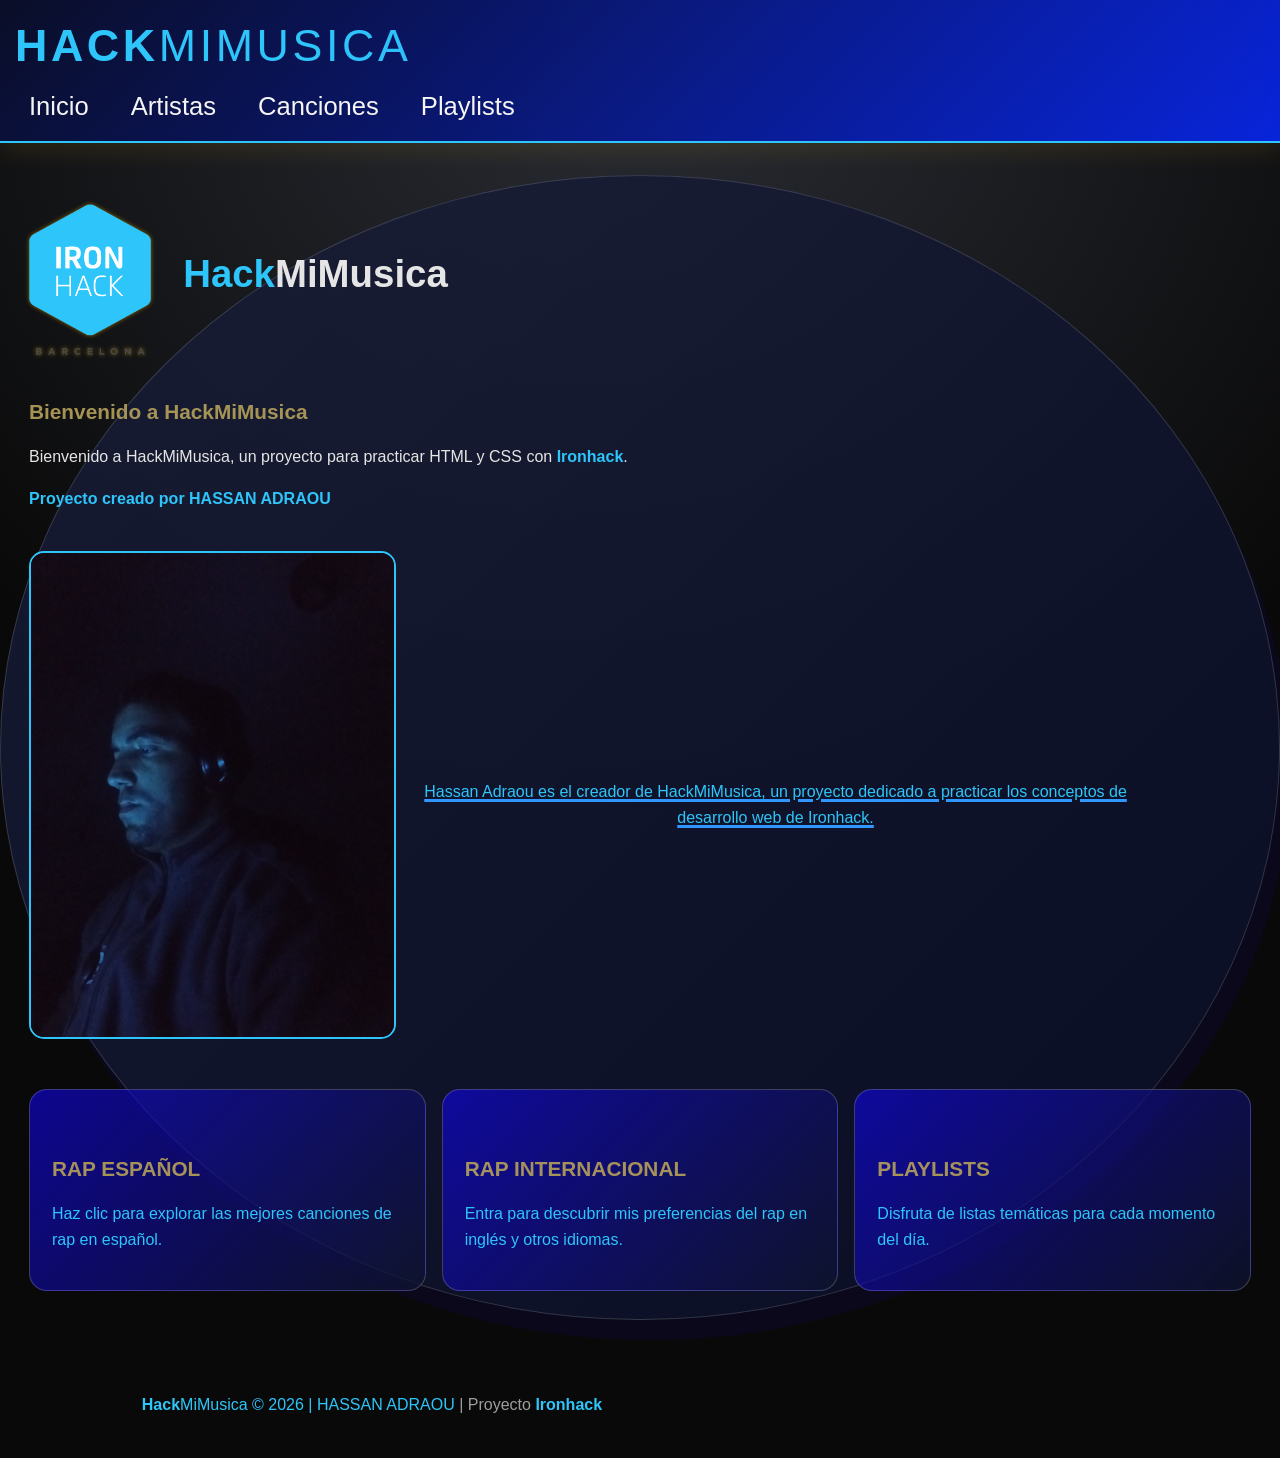
<file: index.html>
<!DOCTYPE html>
<html lang="es">
<head>
    <meta charset="UTF-8">
    <meta name="viewport" content="width=device-width, initial-scale=1.0">
    <title>MiMusica - Proyecto Ironhack 2026</title>
    <link rel="stylesheet" href="style.css">
</head>
<body>
    <header class="navbar">
        <div class="container nav-brand"><strong>Hack</strong>MiMusica</div>
        <nav>
            <a href="index.html">Inicio</a>
            <a href="artistas.html">Artistas</a>
            <a href="canciones.html">Canciones</a>
            <a href="playlists.html">Playlists</a>
        </nav>
    </header>

    <main class="container content-card">
        
              <div class="logo-mimusica">
                <img src="ironhack_logo.png"  alt="Logo MiMusica" class="logo">
                <h1 class="banner-logo"><strong>Hack</strong>MiMusica</h1>
            </div>
            <section>
            <h2>Bienvenido a HackMiMusica</h2>
            <p>Bienvenido a HackMiMusica,  un proyecto para practicar HTML y CSS con <strong>Ironhack</strong>.</p>
            <p><strong>Proyecto creado <span class="ironhack-highlight">por HASSAN ADRAOU</span></strong></p>
        </section>

        <section class="banner-section">
            <img src="banner-hassan.jpg" alt="Hassan Adraou posing confidently in a modern studio setting with musical equipment in the background, conveying enthusiasm for rap music and web development projects" class="banner-img">
            <div><p>Hassan Adraou es el creador de HackMiMusica, un proyecto dedicado a practicar los conceptos de desarrollo web de Ironhack.</p></div>
        </section>

        <section class="info-grid">
              <a href="canciones.html#rap-español">
            <article class="card">
                <h2 class="resaltar">RAP ESPAÑOL</h2>
                <p>Haz clic para explorar las mejores canciones de rap en español.</p>
            </article>
           <a href="canciones.html#rap-internacional">
            <article class="card">
                <h2 class="resaltar">RAP INTERNACIONAL</h2>
                <p>Entra para descubrir mis preferencias del rap en inglés y otros idiomas.</p>
            </article>
           </a>
            <a href="playlists.html">
            <article class="card">
                <h2 class="resaltar">PLAYLISTS</h2>
                <p>Disfruta de listas temáticas para cada momento del día.</p>
            </article>         
        </section>
    </main>

    <footer class="footer">
        <p><strong>Hack</strong>MiMusica &copy; 2026 | <a href="https://github.com/Adraouha" target="_blank" rel="noopener noreferrer">HASSAN ADRAOU</a> | Proyecto <strong class="ironhack-highlight">Ironhack</strong></p>
    </footer>
</body>
</html>
</file>
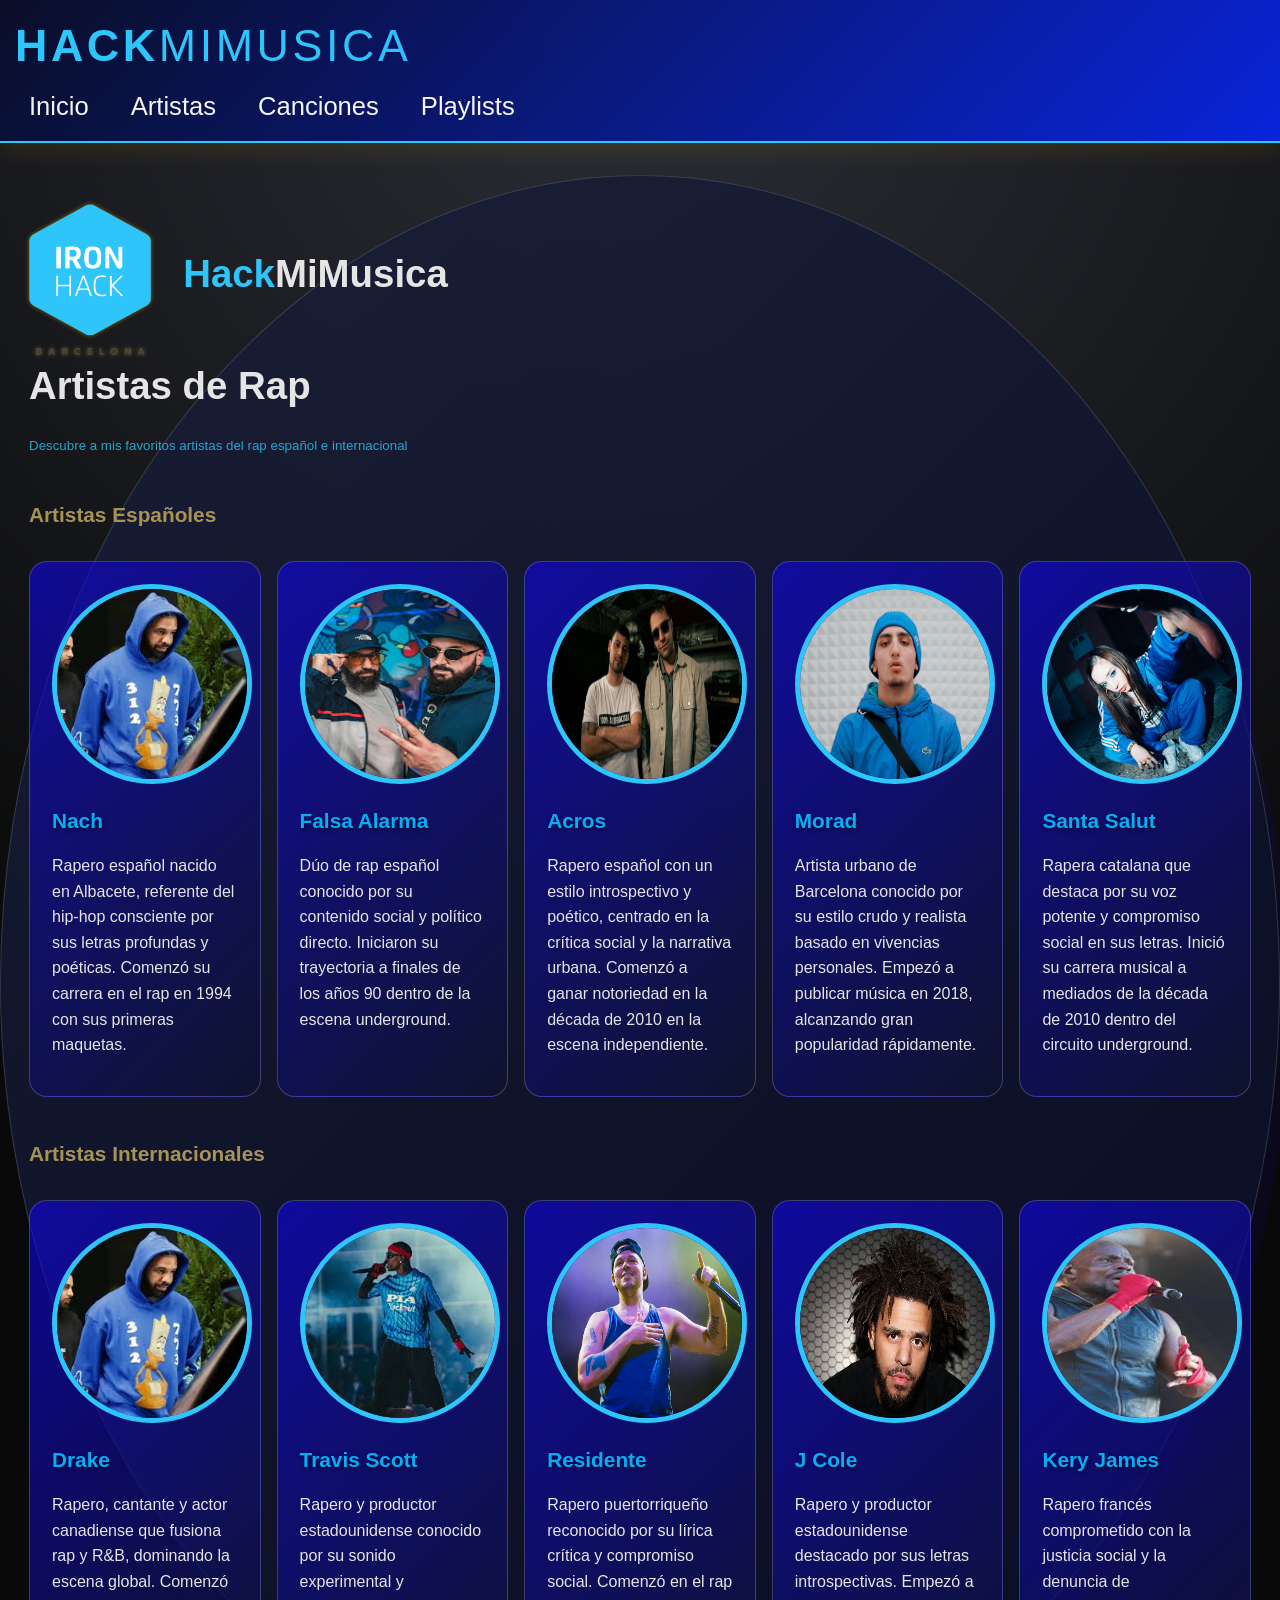
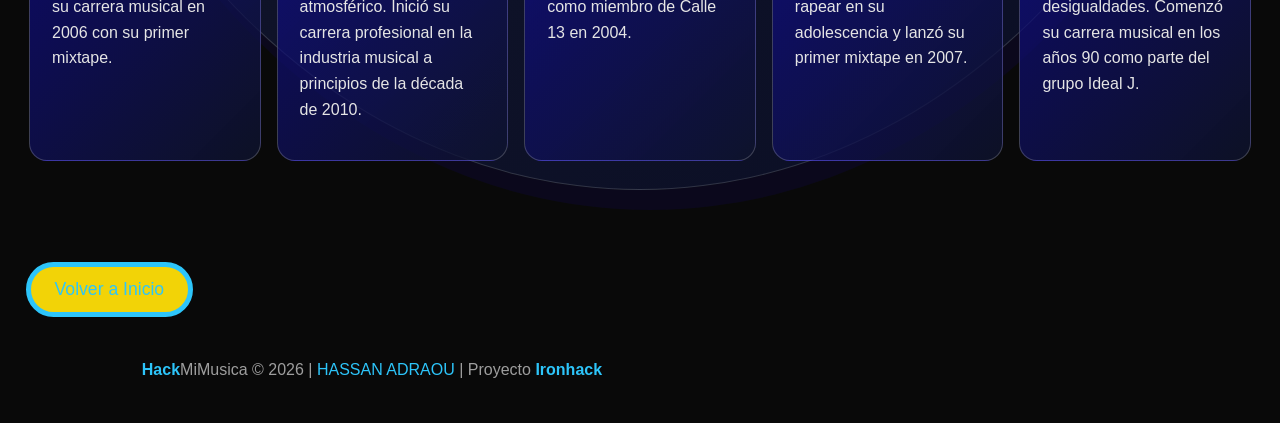
<file: artistas.html>
<!DOCTYPE html>
<html lang="es">
<head>
    <meta charset="UTF-8">
    <meta name="viewport" content="width=device-width, initial-scale=1.0">
    <title>Artistas - MiMusica</title>
    <link rel="stylesheet" href="style.css">
</head>
<body>
     <header class="navbar">
        <div class="container nav-brand"><strong>Hack</strong>MiMusica</div>
        <nav>
            <a href="index.html">Inicio</a>
            <a href="artistas.html">Artistas</a>
            <a href="canciones.html">Canciones</a>
            <a href="playlists.html">Playlists</a>
        </nav>
    </header>

       

    <main class="container content-card">

        <div class="seccion-canciones">
            <div class="logo-mimusica">
                <img src="ironhack_logo.png"  alt="Logo MiMusica" class="logo">
                <h1 class="banner-logo"><strong>Hack</strong>MiMusica</h1>
            </div>
    <h1>Artistas de Rap</h1>

    <p><small>Descubre a mis favoritos artistas del rap español e internacional</small></p>

    <h2>Artistas Españoles</h2>
    <section class="cards-grid">
        <article class="artist-card">
            <img src="artistas/drake.jpg" alt="Nach, a Spanish rapper, posing confidently in a casual studio environment" class="foto-artista">
            <h2 class="artist-name">Nach</h2>
            <p>Rapero español nacido en Albacete, referente del hip-hop consciente por sus letras profundas y poéticas. Comenzó su carrera en el rap en 1994 con sus primeras maquetas.</p>
        </article>
        <article class="artist-card">
            <img src="artistas/falsalarma.jpg" alt="Falsa Alarma" class="foto-artista">
            <h2 class="artist-name">Falsa Alarma</h2>
            <p>Dúo de rap español conocido por su contenido social y político directo. Iniciaron su trayectoria a finales de los años 90 dentro de la escena underground.</p>
        </article>
        <article class="artist-card">
            <img src="artistas/acros.jpg" alt="Acros" class="foto-artista">
            <h2 class="artist-name">Acros</h2>
            <p>Rapero español con un estilo introspectivo y poético, centrado en la crítica social y la narrativa urbana. Comenzó a ganar notoriedad en la década de 2010 en la escena independiente.</p>
        </article>
        <article class="artist-card">
            <img src="artistas/morad.jpg" alt="Morad" class="foto-artista">
            <h2 class="artist-name">Morad</h2>
            <p>Artista urbano de Barcelona conocido por su estilo crudo y realista basado en vivencias personales. Empezó a publicar música en 2018, alcanzando gran popularidad rápidamente.</p>
        </article>
        <article class="artist-card">
            <img src="artistas/salut.jpg" alt="Santa Salut" class="foto-artista">
            <h2 class="artist-name">Santa Salut</h2>
            <p>Rapera catalana que destaca por su voz potente y compromiso social en sus letras. Inició su carrera musical a mediados de la década de 2010 dentro del circuito underground.</p>
        </article>
    </section>

    <h2>Artistas Internacionales</h2>
    <section class="cards-grid">
        <article class="artist-card">
            <img src="artistas/drake.jpg" alt="Drake" class="foto-artista">
            <h2 class="artist-name">Drake</h2>
            <p>Rapero, cantante y actor canadiense que fusiona rap y R&B, dominando la escena global. Comenzó su carrera musical en 2006 con su primer mixtape.</p>
        </article>
        <article class="artist-card">
            <img src="artistas/travisScot.jpg" alt="Travis Scott" class="foto-artista">
            <h2 class="artist-name">Travis Scott</h2>
            <p>Rapero y productor estadounidense conocido por su sonido experimental y atmosférico. Inició su carrera profesional en la industria musical a principios de la década de 2010.</p>
        </article>
        <article class="artist-card">
            <img src="artistas/residente.jpg" alt="Residente" class="foto-artista">
            <h2 class="artist-name">Residente</h2>
            <p>Rapero puertorriqueño reconocido por su lírica crítica y compromiso social. Comenzó en el rap como miembro de Calle 13 en 2004.</p>
        </article>
        <article class="artist-card">
            <img src="artistas/Jcole.avif" alt="J Cole" class="foto-artista">
            <h2 class="artist-name">J Cole</h2>
            <p>Rapero y productor estadounidense destacado por sus letras introspectivas. Empezó a rapear en su adolescencia y lanzó su primer mixtape en 2007.</p>
        </article>
        <article class="artist-card">
            <img src="artistas/keryJames.jpg" alt="Kery James" class="foto-artista">
            <h2 class="artist-name">Kery James</h2>
            <p>Rapero francés comprometido con la justicia social y la denuncia de desigualdades. Comenzó su carrera musical en los años 90 como parte del grupo Ideal J.</p>
        </article>
    </section>
</main>
    </main>
   <button class="volver-inicio"><a href="index.html">Volver a Inicio</a></button>

   <footer class="footer">
        <p><strong>Hack</strong>MiMusica &copy; 2026 | <a href="https://github.com/Adraouha" target="_blank" rel="noopener noreferrer">HASSAN ADRAOU</a> | Proyecto <strong class="ironhack-highlight">Ironhack</strong></p>
    </footer>
</body>
</html>
</file>
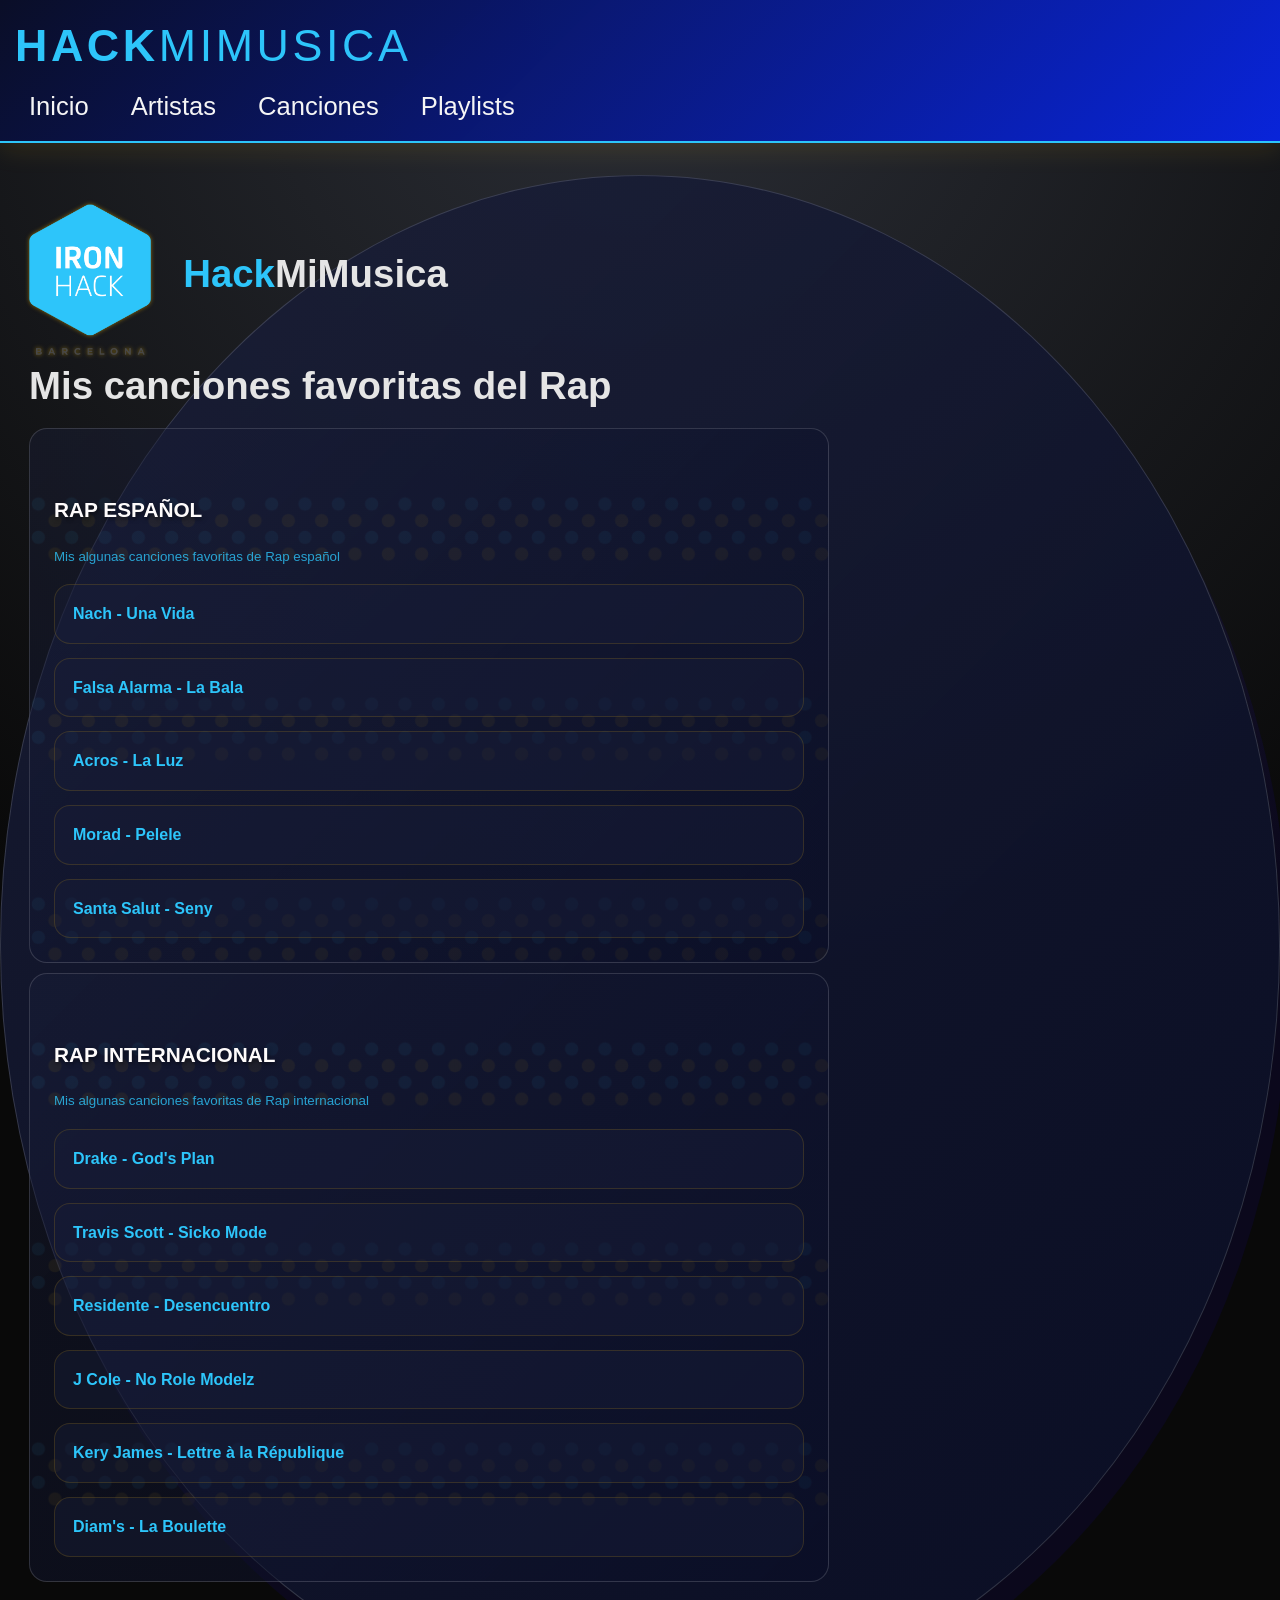
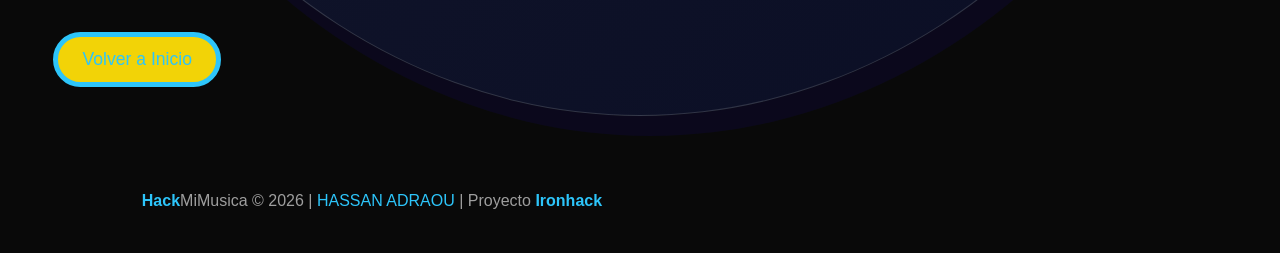
<file: canciones.html>
<!DOCTYPE html>
<html lang="es">
<head>
    <meta charset="UTF-8">
    <meta name="viewport" content="width=device-width, initial-scale=1.0">
    <title>Canciones - MiMusica</title>
    <link rel="stylesheet" href="style.css">
</head>
<body>
      <header class="navbar">
        <div class="container nav-brand"><strong>Hack</strong>MiMusica</div>
        <nav>
            <a href="index.html">Inicio</a>
            <a href="artistas.html">Artistas</a>
            <a href="canciones.html">Canciones</a>
            <a href="playlists.html">Playlists</a>
        </nav>
    </header>


    <main class="container content-card">
        <div class="seccion-canciones">
            <div class="logo-mimusica">
                <img src="ironhack_logo.png"  alt="Logo MiMusica" class="logo">
                <h1 class="banner-logo"><strong>Hack</strong>MiMusica</h1>
            </div>
        <h1>Mis canciones favoritas del Rap</h1>

        <div class="rap-español" id="rap-español">
        <h2 class="rap-title">RAP ESPAÑOL</h2>
        <p><small>Mis algunas canciones favoritas de Rap español</small></p>

        <ul class="link-list">
            <li><a href="https://music.youtube.com/search?q=Nach+Una+Vida" target="_blank" rel="noopener noreferrer">Nach - Una Vida</a></li>
            <li><a href="https://music.youtube.com/search?q=Falsa+Alarma+La+Bala" target="_blank" rel="noopener noreferrer">Falsa Alarma - La Bala</a></li>
            <li><a href="https://music.youtube.com/search?q=Acros+La+Luz" target="_blank" rel="noopener noreferrer">Acros - La Luz</a></li>
            <li><a href="https://music.youtube.com/search?q=Morad+Pelele" target="_blank" rel="noopener noreferrer">Morad - Pelele</a></li>
            <li><a href="https://music.youtube.com/search?q=Santa+Salut+Seny" target="_blank" rel="noopener noreferrer">Santa Salut - Seny</a></li>
        </ul>
        </div>

          <div class="rap-internacional" id="rap-internacional">
          <h2 class="rap-title">RAP INTERNACIONAL</h2>
        <p><small>Mis algunas canciones favoritas de Rap internacional</small></p>

        <ul class="link-list">
            <li><a href="https://music.youtube.com/search?q=Drake+God%27s+Plan" target="_blank" rel="noopener noreferrer">Drake - God's Plan</a></li>
            <li><a href="https://music.youtube.com/search?q=Travis+Scott+Sicko+Mode" target="_blank" rel="noopener noreferrer">Travis Scott - Sicko Mode</a></li>
            <li><a href="https://music.youtube.com/search?q=Residente+Desencuentro" target="_blank" rel="noopener noreferrer">Residente - Desencuentro</a></li>
            <li><a href="https://music.youtube.com/search?q=J+Cole+No+Role+Modelz" target="_blank" rel="noopener noreferrer">J Cole - No Role Modelz</a></li>
            <li><a href="https://music.youtube.com/search?q=Kery+James+Lettre+%C3%A0+la+R%C3%A9publique" target="_blank" rel="noopener noreferrer">Kery James - Lettre à la République</a></li>
            <li><a href="https://music.youtube.com/search?q=Diam%27s+La+Boulette" target="_blank" rel="noopener noreferrer">Diam's - La Boulette</a></li>
        </ul>
        </div>
<button class="volver-inicio"><a href="index.html">Volver a Inicio</a></button>

    </main>
   <footer class="footer">
        <p><strong>Hack</strong>MiMusica &copy; 2026 | <a href="https://github.com/Adraouha" target="_blank" rel="noopener noreferrer">HASSAN ADRAOU</a> | Proyecto <strong class="ironhack-highlight">Ironhack</strong></p>
    </footer>
</body>
</html>
</file>
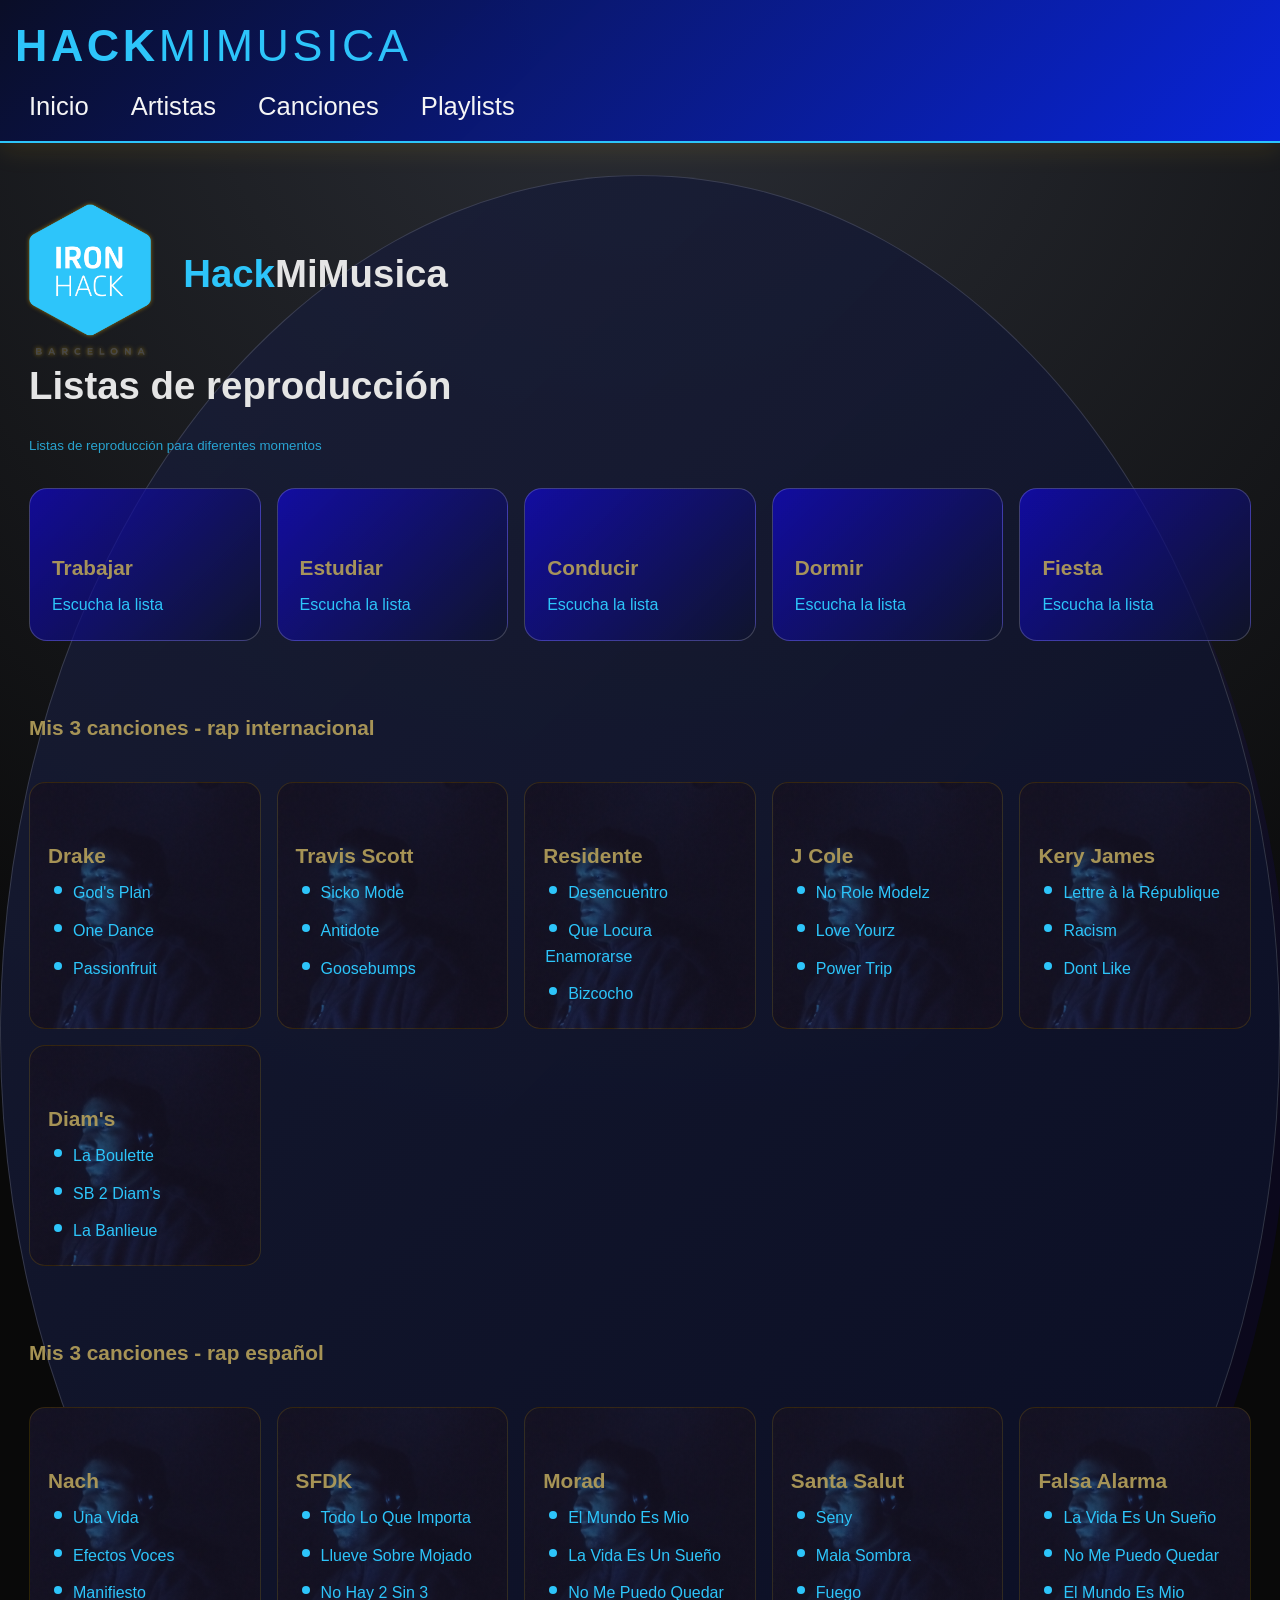
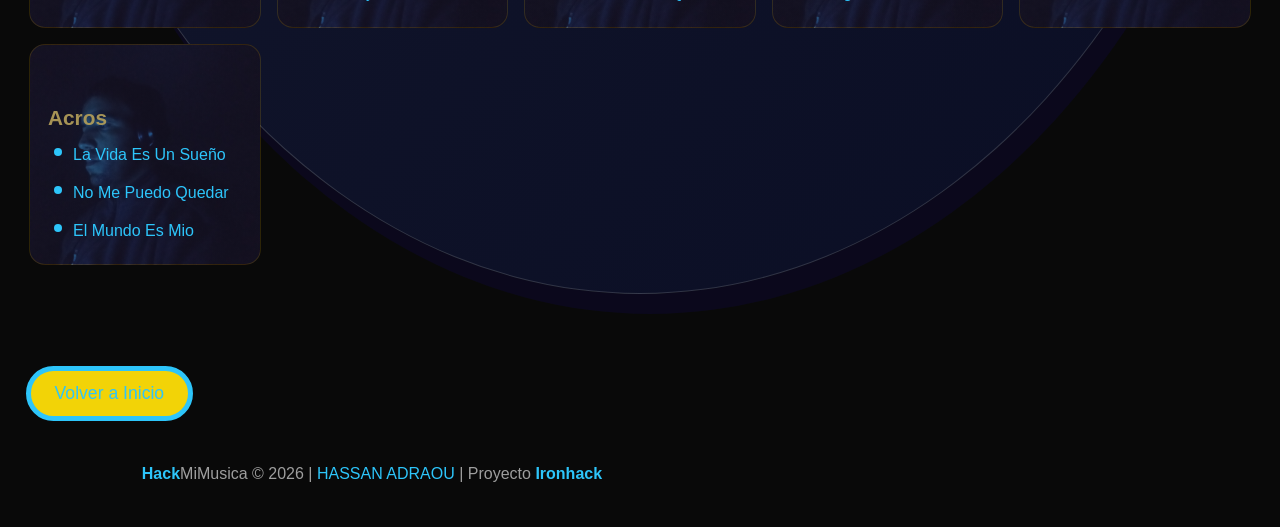
<file: playlists.html>
<!DOCTYPE html>
<html lang="es">
<head>
    <meta charset="UTF-8">
    <meta name="viewport" content="width=device-width, initial-scale=1.0">
    <title>Playlists - MiMusica</title>
    <link rel="stylesheet" href="style.css">
</head>
<body>
     <header class="navbar">
        <div class="container nav-brand"><strong>Hack</strong>MiMusica</div>
        <nav>
            <a href="index.html">Inicio</a>
            <a href="artistas.html">Artistas</a>
            <a href="canciones.html">Canciones</a>
            <a href="playlists.html">Playlists</a>
        </nav>
    </header>

   
    <main class="container content-card">
         <div class="seccion-canciones">
            <div class="logo-mimusica">
                <img src="ironhack_logo.png"  alt="Logo MiMusica" class="logo">
                <h1 class="banner-logo"><strong>Hack</strong>MiMusica</h1>
            </div>
        <h1>Listas de reproducción</h1>
        <p><small> Listas de reproducción para diferentes momentos</small></p>

<section class="cards-grid">
   

    <article class="playlist-card">
        <h2>Trabajar</h2>
        <a href="https://music.youtube.com/watch?v=IOO30CU6VmA" target="_blank" rel="noopener noreferrer">
            Escucha la lista
        </a>
    </article>

    <article class="playlist-card">
        <h2>Estudiar</h2>
        <a href="https://music.youtube.com/watch?v=a9jxNusr0tE&list=PLoRkzHpodcIDTsjtDJVl4mQVdh8trqWco" target="_blank" rel="noopener noreferrer">
            Escucha la lista
        </a>
    </article>

    <article class="playlist-card">
        <h2>Conducir</h2>
        <a href="https://music.youtube.com/watch?v=CObPyy6UsL0" target="_blank" rel="noopener noreferrer">
            Escucha la lista
        </a>
    </article>

    <article class="playlist-card">
        <h2>Dormir</h2>
        <a href="https://music.youtube.com/watch?v=bL3Kx8AMTa4" target="_blank" rel="noopener noreferrer">
            Escucha la lista
        </a>
    </article>

    <article class="playlist-card">
        <h2>Fiesta</h2>
        <a href="https://music.youtube.com/watch?v=8DOVsWe7H6U&list=PLFn3dA8DR08OcCyD47W5Wdu0bk-keP_rh" target="_blank" rel="noopener noreferrer">
            Escucha la lista
        </a>
    </article>

</section>

<section class="cards-grid">
    <h2>Mis 3 canciones - rap internacional</h2>
</section>

<section class="cards-grid">
    <article class="top-artist">
        <h2>Drake</h2>
        <ul class="top-list">
            <li><a href="https://music.youtube.com/search?q=Drake+God%27s+Plan" target="_blank" rel="noopener noreferrer">God's Plan</a></li>
            <li><a href="https://music.youtube.com/search?q=Drake+One+Dance" target="_blank" rel="noopener noreferrer">One Dance</a></li>
            <li><a href="https://music.youtube.com/search?q=Drake+Passionfruit" target="_blank" rel="noopener noreferrer">Passionfruit</a></li>
        </ul>
    </article>

    <article class="top-artist">
        <h2>Travis Scott</h2>
        <ul class="top-list">
            <li><a href="https://music.youtube.com/search?q=Travis+Scott+Sicko+Mode" target="_blank" rel="noopener noreferrer">Sicko Mode</a></li>
            <li><a href="https://music.youtube.com/search?q=Travis+Scott+Antidote" target="_blank" rel="noopener noreferrer">Antidote</a></li>
            <li><a href="https://music.youtube.com/search?q=Travis+Scott+Goosebumps" target="_blank" rel="noopener noreferrer">Goosebumps</a></li>
        </ul>
    </article>

    <article class="top-artist">
        <h2>Residente</h2>
        <ul class="top-list">
            <li><a href="https://music.youtube.com/search?q=Residente+Desencuentro" target="_blank" rel="noopener noreferrer">Desencuentro</a></li>
            <li><a href="https://music.youtube.com/search?q=Residente+Que+Locura+Enamorarse" target="_blank" rel="noopener noreferrer">Que Locura Enamorarse</a></li>
            <li><a href="https://music.youtube.com/search?q=Residente+Bizcocho" target="_blank" rel="noopener noreferrer">Bizcocho</a></li>
        </ul>
    </article>

    <article class="top-artist">
        <h2>J Cole</h2>
        <ul class="top-list">
            <li><a href="https://music.youtube.com/search?q=J+Cole+No+Role+Modelz" target="_blank" rel="noopener noreferrer">No Role Modelz</a></li>
            <li><a href="https://music.youtube.com/search?q=J+Cole+Love+Yourz" target="_blank" rel="noopener noreferrer">Love Yourz</a></li>
            <li><a href="https://music.youtube.com/search?q=J+Cole+Power+Trip" target="_blank" rel="noopener noreferrer">Power Trip</a></li>
        </ul>
    </article>

    <article class="top-artist">
        <h2>Kery James</h2>
        <ul class="top-list">
            <li><a href="https://music.youtube.com/search?q=Kery+James+Lettre+%C3%A0+la+R%C3%A9publique" target="_blank" rel="noopener noreferrer">Lettre à la République</a></li>
            <li><a href="https://music.youtube.com/search?q=Kery+James+Racism" target="_blank" rel="noopener noreferrer">Racism</a></li>
            <li><a href="https://music.youtube.com/search?q=Kery+James+Dont+Like" target="_blank" rel="noopener noreferrer">Dont Like</a></li>
        </ul>
    </article>

    <article class="top-artist">
        <h2>Diam's</h2>
        <ul class="top-list">
            <li><a href="https://music.youtube.com/search?q=Diam%27s+La+Boulette" target="_blank" rel="noopener noreferrer">La Boulette</a></li>
            <li><a href="https://music.youtube.com/search?q=Diam%27s+Sb+2+Diam%27s" target="_blank" rel="noopener noreferrer">SB 2 Diam's</a></li>
            <li><a href="https://music.youtube.com/search?q=Diam%27s+La+Banlieue" target="_blank" rel="noopener noreferrer">La Banlieue</a></li>
        </ul>
    </article>
</section>

<section class="cards-grid">
    <h2>Mis 3 canciones - rap español</h2>
</section>
<section class="cards-grid">
     <article class="top-artist">
        <h2>Nach</h2>
        <ul class="top-list">
            <li><a href="https://music.youtube.com/search?q=Nach+Una+Vida" target="_blank" rel="noopener noreferrer">Una Vida</a></li>
            <li><a href="https://music.youtube.com/search?q=Nach+Efectos+Voces" target="_blank" rel="noopener noreferrer">Efectos Voces</a></li>
            <li><a href="https://music.youtube.com/search?q=Nach+Manifiesto" target="_blank" rel="noopener noreferrer">Manifiesto</a></li>
        </ul>
    </article>
    <article class="top-artist">
        <h2>SFDK</h2>
        <ul class="top-list">
            <li><a href="https://music.youtube.com/search?q=SFDK+Todo+Lo+Que+Importa" target="_blank" rel="noopener noreferrer">Todo Lo Que Importa</a></li>
            <li><a href="https://music.youtube.com/search?q=SFDK+Llueve+Sobre+Mojado" target="_blank" rel="noopener noreferrer">Llueve Sobre Mojado</a></li>
            <li><a href="https://music.youtube.com/search?q=SFDK+No+Hay+2+Sin+3" target="_blank" rel="noopener noreferrer">No Hay 2 Sin 3</a></li>
        </ul>

    </article>
    <article class="top-artist">
        <h2>Morad</h2>
        <ul class="top-list">
            <li><a href="https://music.youtube.com/search?q=Morad+El+Mundo+Es+Mio" target="_blank" rel="noopener noreferrer">El Mundo Es Mio</a></li>
            <li><a href="https://music.youtube.com/search?q=Morad+La+Vida+Es+Un+Sueño" target="_blank" rel="noopener noreferrer">La Vida Es Un Sueño</a></li>
            <li><a href="https://music.youtube.com/search?q=Morad+No+Me+Puedo+Quedar" target="_blank" rel="noopener noreferrer">No Me Puedo Quedar</a></li>
        </ul>
    </article>
    <article class="top-artist">
        <h2>Santa Salut</h2>
        <ul class="top-list">
            <li><a href="https://music.youtube.com/search?q=Santa+Salut+Seny" target="_blank" rel="noopener noreferrer">Seny</a></li>
            <li><a href="https://music.youtube.com/search?q=Santa+Salut+Mala+Sombra" target="_blank" rel="noopener noreferrer">Mala Sombra</a></li>
            <li><a href="https://music.youtube.com/search?q=Santa+Salut+Fuego" target="_blank" rel="noopener noreferrer">Fuego</a></li>
        </ul>
    </article>
    <article class="top-artist">
        <h2>Falsa Alarma</h2>
        <ul class="top-list">
            <li><a href="https://music.youtube.com/search?q=Falsa+Alar+La+Vida+Es+Un+Sueño" target="_blank" rel="noopener noreferrer">La Vida Es Un Sueño</a></li>
            <li><a href="https://music.youtube.com/search?q=Falsa+Alar+No+Me+Puedo+Quedar" target="_blank" rel="noopener noreferrer">No Me Puedo Quedar</a></li>
            <li><a href="https://music.youtube.com/search?q=Falsa+Alar+El+Mundo+Es+Mio" target="_blank" rel="noopener noreferrer">El Mundo Es Mio</a></li>
        </ul>
    </article>
    <article class="top-artist">
        <h2>Acros</h2>
        <ul class="top-list">
            <li><a href="https://music.youtube.com/search?q=Acros+La+Vida+Es+Un+Sueño" target="_blank" rel="noopener noreferrer">La Vida Es Un Sueño</a></li>
            <li><a href="https://music.youtube.com/search?q=Acros+No+Me+Puedo+Quedar" target="_blank" rel="noopener noreferrer">No Me Puedo Quedar</a></li>
            <li><a href="https://music.youtube.com/search?q=Acros+El+Mundo+Es+Mio" target="_blank" rel="noopener noreferrer">El Mundo Es Mio</a></li>
        </ul>
    </article>
    </section>

    </main>

 <button class="volver-inicio"><a href="index.html">Volver a Inicio</a></button>


    <footer class="footer">
        <p><strong>Hack</strong>MiMusica &copy; 2026 | <a href="https://github.com/Adraouha" target="_blank" rel="noopener noreferrer">HASSAN ADRAOU</a> | Proyecto <strong class="ironhack-highlight">Ironhack</strong></p>
    </footer>
</body>
</html>
</file>
<file: style.css>
/* Estilos globales - MiMusica Ironhack Edition */
:root {
    color-scheme: light dark;
    color: #f5f5f5;
    background-color: #0a0e27;
    font-family: 'inter', 'Segoe UI', Tahoma, Geneva, Verdana, sans-serif;
    --ironhack-blue-light: #2dc5fa;
    --ironhack-blue: #3196ff;
    --ironhack-dark: #0a0e27;
    --ironhack-gray: #1a1f3a;
}

* {
    box-sizing: border-box;
}

body {
    margin: 0;
    background: radial-gradient(circle at top, rgba(45, 48, 55, 0.95), #090909 55%);
    color: #e5e5e5;
    line-height: 1.6;
}

a {
    color: var(--ironhack-blue-light);
    text-decoration: none;
    transition: color 0.2s ease;
}

a:hover {
    color: var(--ironhack-orange);
}

.container {
    /* width: min(1100px, calc(100% - 32px)); */
    margin: 0 auto;
}

.navbar {
    display: flexbox;
    justify-content:space-between;
    align-items:flex-end;
    gap: 10px;
    padding: 10px 15px;
    background: linear-gradient(135deg, var(--ironhack-dark) 0%, rgba(8, 37, 228, 0.95) 100%);
    border-bottom: 2px solid var(--ironhack-blue-light);
    position: sticky;
    top: 0;
    z-index: 8;
    box-shadow: 0 8px 24px rgba(255, 196, 0, 0.1);
}

.nav-brand {
    font-size: 2.8rem;
    font-weight: 500;
    letter-spacing: 0.08em;
    text-transform: uppercase;
    background: linear-gradient(135deg, var(--ironhack-blue-light) 25%, var(--ironhack-blue) 100%);
    -webkit-background-clip: text;
    -webkit-text-fill-color: transparent;
    background-clip: text;
}

nav {
    display: flex;
    flex-wrap: wrap;
    align-items:first baseline;
    gap: 14px;
    font: 1lh sans-serif;
}

nav a {
    padding: 10px 14px;
    border-radius: 999px;
    transition: transform 0.2s ease, background-color 0.2s ease, color 0.2s ease;
    color: #f5f5f5;
}

nav a:hover {
    background-color: rgba(88, 89, 163, 0.2);
    color: var(--ironhack-blue-light);
    transform: translateY(-2px);
}

strong {
    color: var(--ironhack-blue-light);
}

.logo-mimusica {
    display: flex;
    flex-direction: row;
    align-items: center;
    gap: 24px;
}
.logo {
    width: 10%;
    height: 10%;
    margin-right: 8px;
    filter: drop-shadow(0 0 2px rgba(255, 196, 0, 0.5));
}
.content-card {
    margin: 32px 0;
    padding: 28px;
    background: linear-gradient(135deg, rgba(26, 31, 58, 0.8) 0%, rgba(10, 14, 39, 0.9) 100%);
    border: 1px solid rgba(255, 255, 255, 0.15);
    border-radius: 100%;
    box-shadow:   10px 20px rgba(47, 0, 255, 0.08);
}


h1, h2, h3 {
    margin-top: 0;
}

h1 {
    font-size: clamp(2rem, 3vw, 3rem);
    margin-bottom: 12px;
    font-family: 'Segoe UI', Tahoma, Geneva, Verdana, sans-serif;
    color: #e5e5e5;
}

h2 {
    font-size: 1.3rem;
    margin-bottom: 8px;
    margin-top: 40px;
    color: #b19c59ee;
}

p {
    max-width: 80ch;
}

small {
    color: var(--ironhack-blue-light);
    opacity: 0.8;
}

.banner-img {
    width: 30%;
    border-radius: 15px;
    border: 2px solid var(--ironhack-blue-light);
    margin-bottom: 20px;
    lighting-color: #2dc5fa;
}

.banner-section {
    display: flex;
        flex-wrap: nowrap;
        align-items: center;
        gap: 24px;
        margin-top: 40px;
        font-family: 'Segoe UI', Tahoma, Geneva, Verdana, sans-serif;
        color: #2dc5fa;
        text-decoration:3px underline #3196ff;
        text-align: center;
      }



.info-grid, .cards-grid {
    display: grid;
    gap: 16px;
    margin-top: 30px;
}

.info-grid {
    grid-template-columns: repeat(auto-fit, minmax(240px, 1fr));
}

.cards-grid {
    grid-template-columns: repeat(auto-fit, minmax(220px, 1fr));
}

.card, .artist-card, .playlist-card {
    background: linear-gradient(135deg, rgba(16, 4, 235, 0.6) 0%, rgba(15, 20, 45, 0.8) 100%);
    border: 1.5px solid rgba(251, 251, 251, 0.2);
    border-radius: 18px;
    padding: 22px;
    transition: transform 0.25s ease, border-color 0.25s ease, box-shadow 0.25s ease, background 0.25s ease;
}

.card:hover, .artist-card:hover, .playlist-card:hover, .foto-artista:hover {
    transform: translateY(-6px);
    border-color: hsl(53, 94%, 50%);
    background: linear-gradient(135deg, rgba(0, 8, 255, 0.08) 25%, rgba(34, 26, 255, 0.08) 100%);
    box-shadow: 0 26px 70px rgba(30, 10, 255, 10);
    color:hsl(53, 94%, 50%);
}

.link-list {
    list-style: none;
    margin: 0;
    padding: 0;
    display: grid;
    gap: 14px;
}

.link-list li {
    background: rgba(26, 31, 58, 0.4);
    border: 1px solid rgba(255, 196, 0, 0.15);
    border-radius: 16px;
    padding: 16px 18px;
    transition: background 0.2s ease, border-color 0.2s ease;
}

.link-list li:hover {
    background: rgba(255, 196, 0, 0.05);
    border-color: var(--ironhack-blue-light);
}

.link-list li a {
    color: var(--ironhack-blue-light);
    font-weight: 600;
}
.top-list {
    list-style:inside url('data:image/svg+xml;utf8,<svg xmlns="http://www.w3.org/2000/svg" width="16" height="16" viewBox="0 0 24 24"><circle cx="12" cy="12" r="6" fill="%232dc5fa"/></svg>') ;
    margin: 5px 2px;
    padding: 0;
    display: grid;
    gap: 12px;
}

.top-artist {
    background: 
        linear-gradient(rgba(26, 31, 58, 0.4), rgba(26, 31, 58, 0.4)),
        url("/banner-hassan.jpg");
    background-size: cover;
    background-position: center;
    background-repeat: no-repeat;

    border: 1px solid rgba(255, 196, 0, 0.15);
    border-radius: 16px;
    padding: 16px 18px;
    transition: background 0.2s ease, border-color 0.2s ease;
}

.top-artist:hover, h2.top-artist:hover {
    background: 
        linear-gradient(rgba(54, 58, 26, 0.4), rgba(26, 31, 58, 0.4)),
        url("/banner-hassan.jpg");
    background-size: cover;
    background-position: center;
    background-repeat: no-repeat;

    border: 1px solid #ffc400ee;
    border-radius: 16px;
    padding: 16px 18px;
    transition: background 0.2s ease, border-color 0.2s ease;
    color: #ff3c00ee;
}

.footer {
    text-align: center;
    padding: 24px 16px;
    color: #9e9e9e;
}

.ironhack-highlight {
    color: var(--ironhack-blue-light);
}

.canciones-section {
    display: flex;
    flex-direction: row;
    align-items: center;
    gap: 24px;
}
.rap-español, .rap-internacional {
    width: 100%;
    max-width: 800px;
    background: linear-gradient(135deg, rgba(26, 31, 58, 0.4) 0%, rgba(10, 14, 39, 0.6) 100%), url('data:image/svg+xml;utf8,<svg xmlns="http://www.w3.org/2000/svg" viewBox="0 0 1200 400"><defs><pattern id="pattern" x="0" y="0" width="200" height="200" patternUnits="userSpaceOnUse"><circle cx="50" cy="50" r="40" fill="%232dc5fa" opacity="0.1"/><circle cx="150" cy="150" r="40" fill="%23ffc400" opacity="0.1"/></pattern></defs><rect fill="none" width="1200" height="400"/><rect fill="url(%23pattern)" width="1200" height="400"/></svg>');
    background-size: cover, 200px 200px;
    background-position: center, 0 0;
    border: 1px solid rgba(255, 255, 255, 0.15);
    border-radius: 18px;
    padding: 24px;
    gap: 16px;
    margin-bottom: 10px;
}

.rap-title {
    color: #fefbfb;
    text-shadow: 1px 2px 4px rgba(1, 0, 0, 0.5);
}

@media (max-width: 720px) {
    .navbar {
        flex-direction: column;
        align-items: flex-start;
    }

    nav {
        width: 100%;
    }

    .content-card {
        padding: 20px;
    }
}

.foto-artista {
    width: 200px;
    height: 200px;
    border-radius: 100%;
    border: 5px solid #2dc5fa;
    transition: transform 0.25s ease, border-color 0.25s ease, box-shadow 0.25s ease;
}
.artist-name {
    margin-top: 12px;
    color: #07aef6;
    text-shadow: 1px 2px 4px rgba(0, 0, 0, 0.5);

}
.artist-name:hover {
    color: hsl(53, 100%, 60%);
    text-shadow: 2px 4px 8px rgba(49, 150, 255, 0.5);
}

.volver-inicio {
    margin-top: 40px;
    text-align: center;
    font-size: 1.1rem;
    border: 5px solid var(--ironhack-blue-light);
    background-color: hsl(52, 94%, 49%);
    color: #000;
    padding: 12px 24px;
    border-radius: 999px;
    transition: background-color 0.2s ease, color 0.2s ease, border-color 0.2s ease;
    margin-left: 2%;
}
</file>
